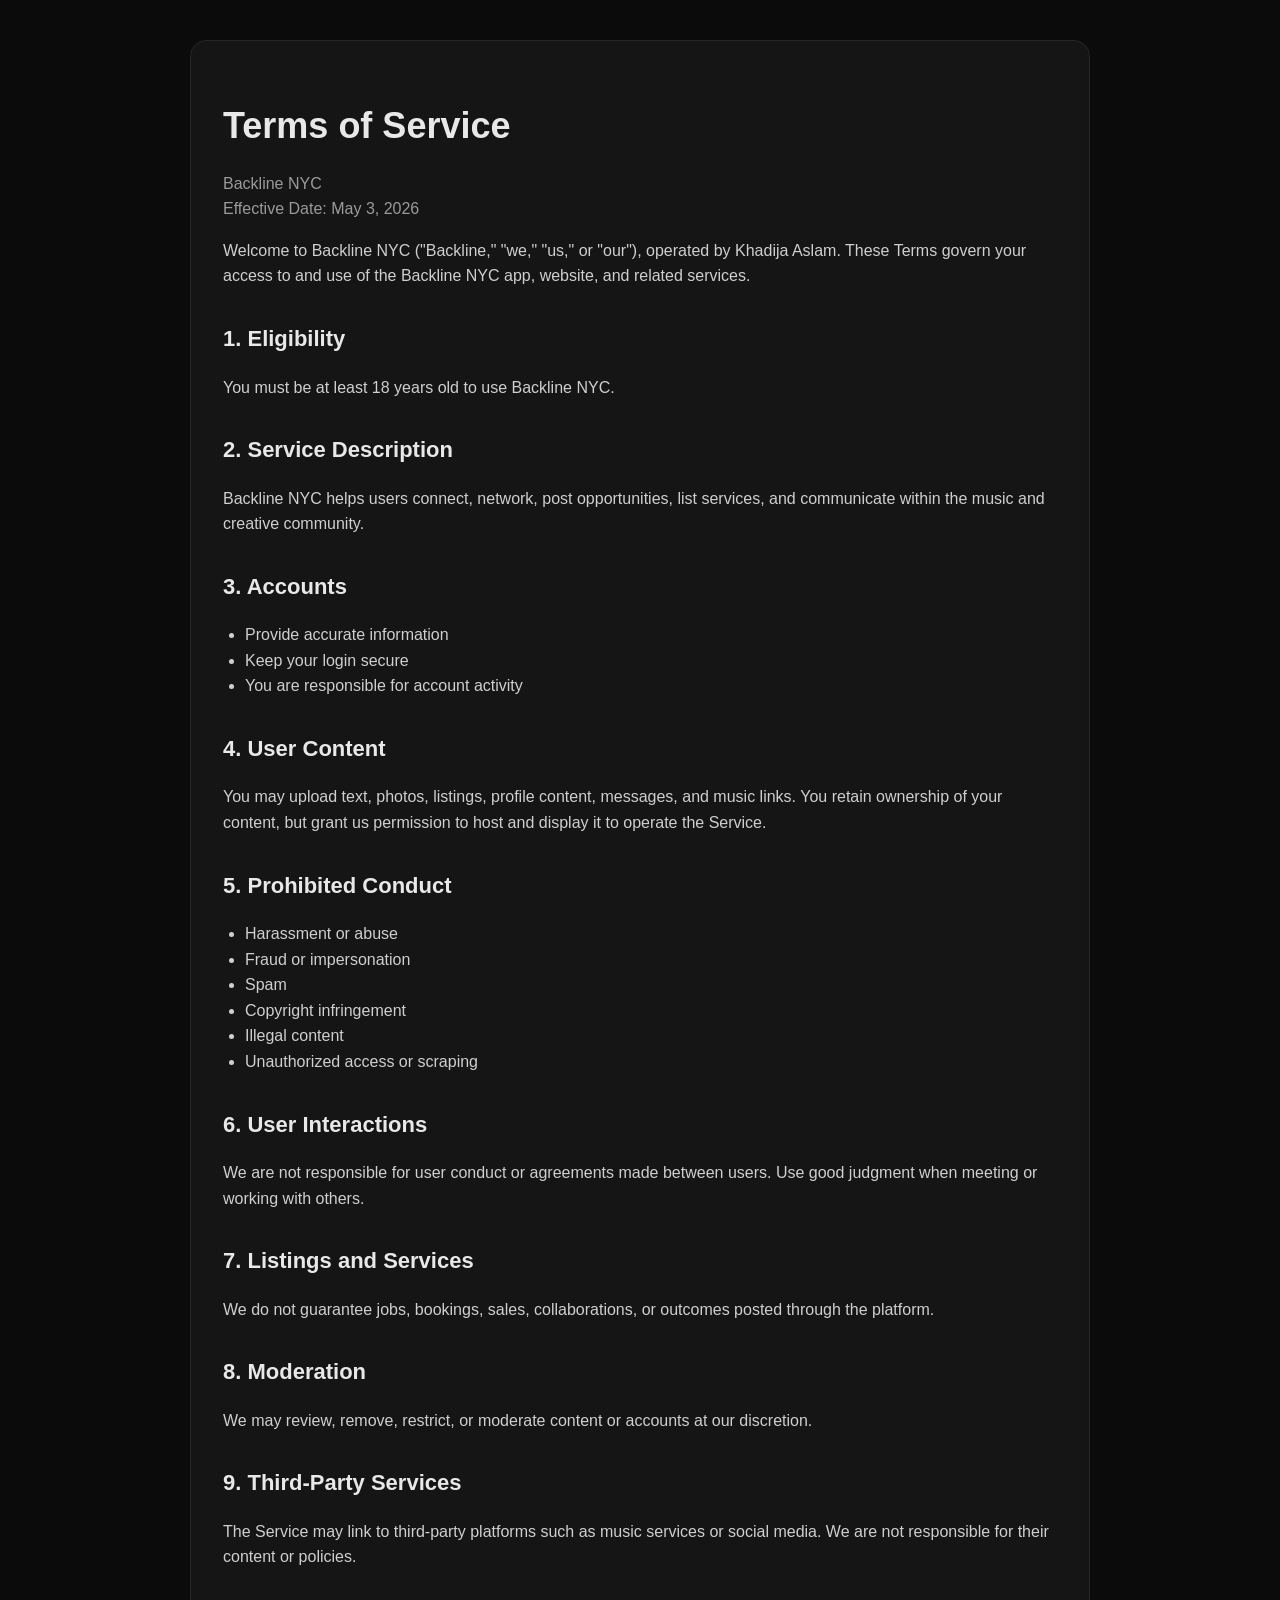
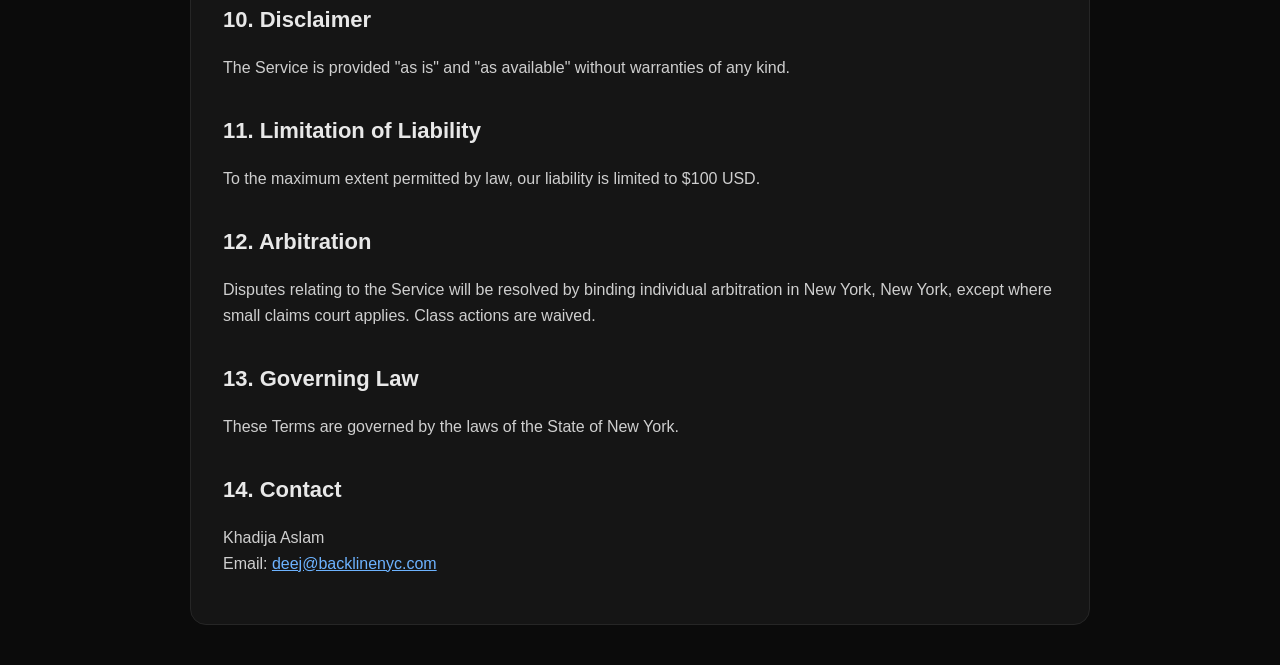
<file: backline_terms.html>
<!DOCTYPE html>
<html lang="en">
<head>
<meta charset="UTF-8">
<meta name="viewport" content="width=device-width, initial-scale=1.0">
<title>Backline NYC Terms of Service</title>
<style>
body{margin:0;font-family:-apple-system,BlinkMacSystemFont,'Segoe UI',Roboto,sans-serif;background:#0b0b0b;color:#e8e8e8;line-height:1.6}
.container{max-width:900px;margin:0 auto;padding:40px 20px}
h1{font-size:36px;margin-bottom:8px}h2{font-size:22px;margin-top:32px}p,li{font-size:16px;color:#cfcfcf}small{color:#9a9a9a}.card{background:#151515;border:1px solid #262626;border-radius:16px;padding:32px}.muted{color:#9a9a9a}a{color:#6db3ff}
ul{padding-left:22px}
</style>
</head>
<body>
<div class="container">
<div class="card">
<h1>Terms of Service</h1>
<p class="muted">Backline NYC<br>Effective Date: May 3, 2026</p>
<p>Welcome to Backline NYC ("Backline," "we," "us," or "our"), operated by Khadija Aslam. These Terms govern your access to and use of the Backline NYC app, website, and related services.</p>
<h2>1. Eligibility</h2>
<p>You must be at least 18 years old to use Backline NYC.</p>
<h2>2. Service Description</h2>
<p>Backline NYC helps users connect, network, post opportunities, list services, and communicate within the music and creative community.</p>
<h2>3. Accounts</h2>
<ul><li>Provide accurate information</li><li>Keep your login secure</li><li>You are responsible for account activity</li></ul>
<h2>4. User Content</h2>
<p>You may upload text, photos, listings, profile content, messages, and music links. You retain ownership of your content, but grant us permission to host and display it to operate the Service.</p>
<h2>5. Prohibited Conduct</h2>
<ul><li>Harassment or abuse</li><li>Fraud or impersonation</li><li>Spam</li><li>Copyright infringement</li><li>Illegal content</li><li>Unauthorized access or scraping</li></ul>
<h2>6. User Interactions</h2>
<p>We are not responsible for user conduct or agreements made between users. Use good judgment when meeting or working with others.</p>
<h2>7. Listings and Services</h2>
<p>We do not guarantee jobs, bookings, sales, collaborations, or outcomes posted through the platform.</p>
<h2>8. Moderation</h2>
<p>We may review, remove, restrict, or moderate content or accounts at our discretion.</p>
<h2>9. Third-Party Services</h2>
<p>The Service may link to third-party platforms such as music services or social media. We are not responsible for their content or policies.</p>
<h2>10. Disclaimer</h2>
<p>The Service is provided "as is" and "as available" without warranties of any kind.</p>
<h2>11. Limitation of Liability</h2>
<p>To the maximum extent permitted by law, our liability is limited to $100 USD.</p>
<h2>12. Arbitration</h2>
<p>Disputes relating to the Service will be resolved by binding individual arbitration in New York, New York, except where small claims court applies. Class actions are waived.</p>
<h2>13. Governing Law</h2>
<p>These Terms are governed by the laws of the State of New York.</p>
<h2>14. Contact</h2>
<p>Khadija Aslam<br>Email: <a href="mailto:deej@backlinenyc.com">deej@backlinenyc.com</a></p>
</div>
</div>
</body>
</html>
</file>
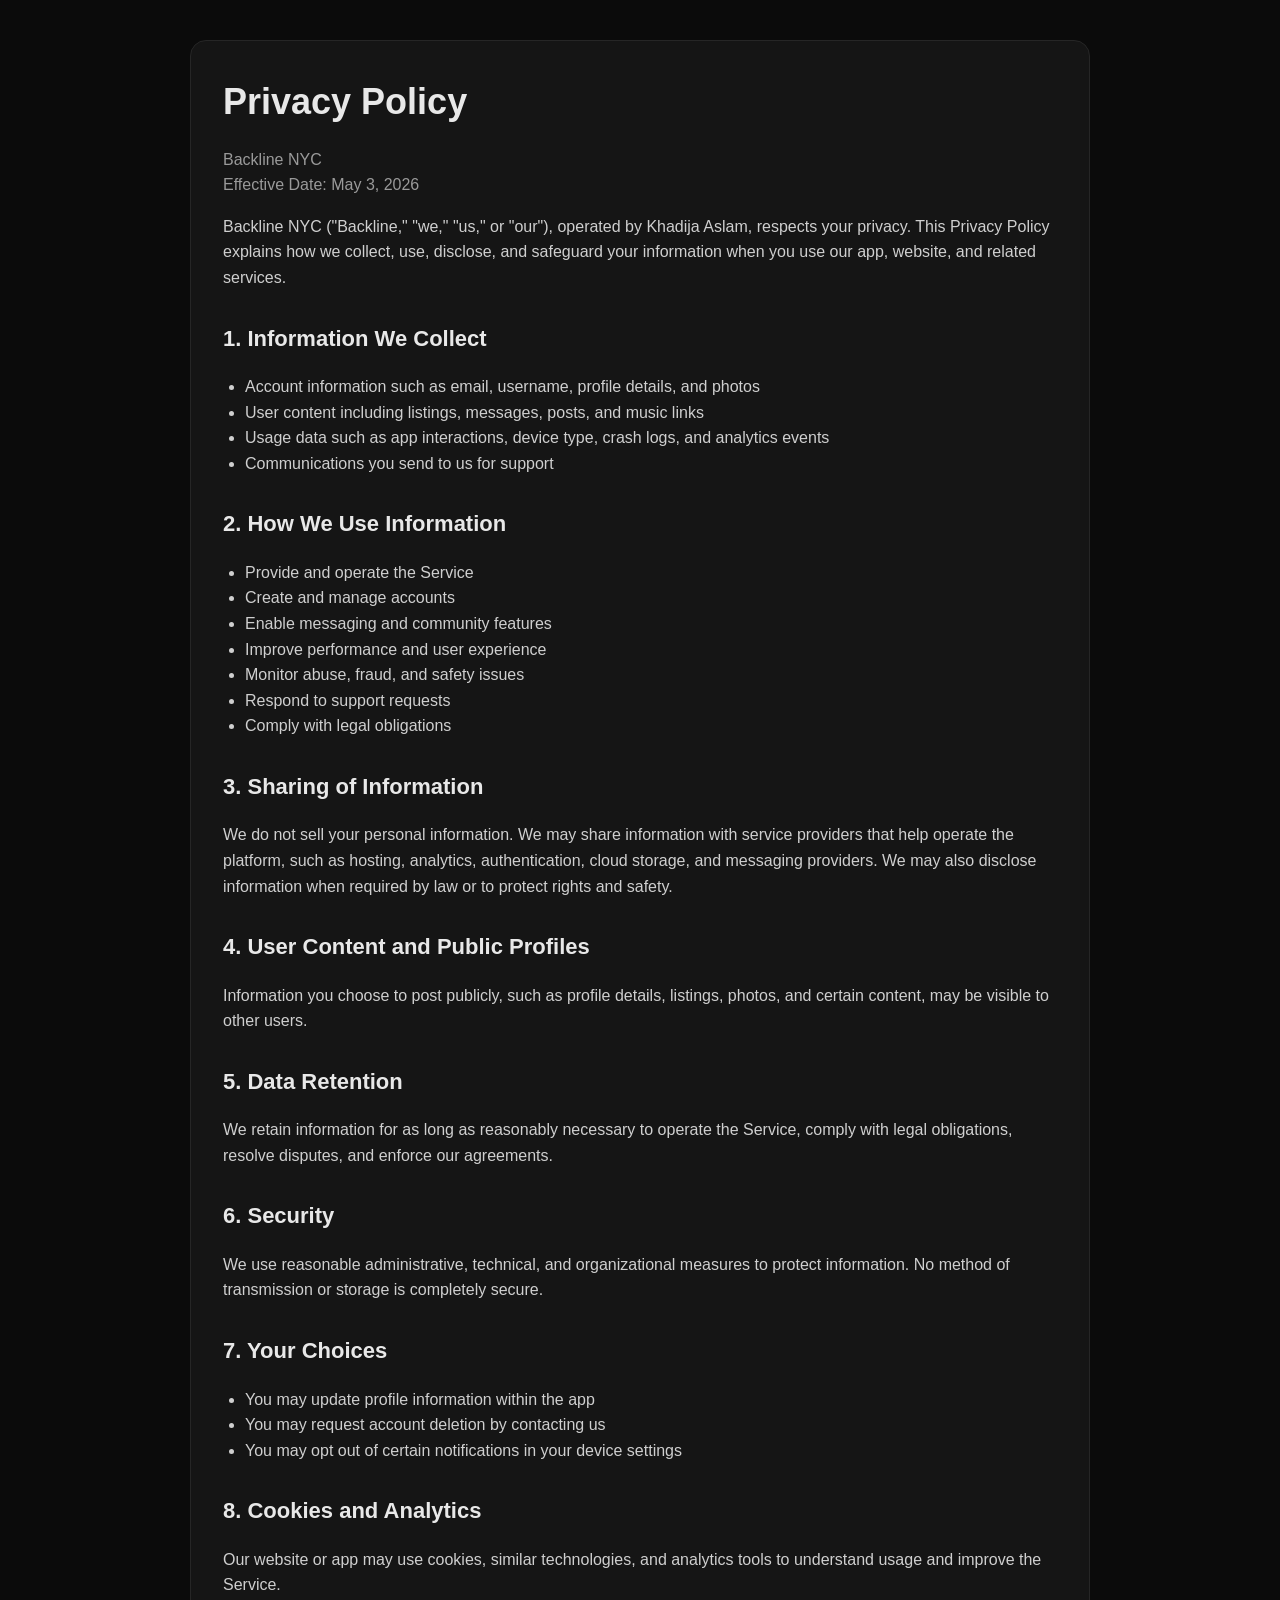
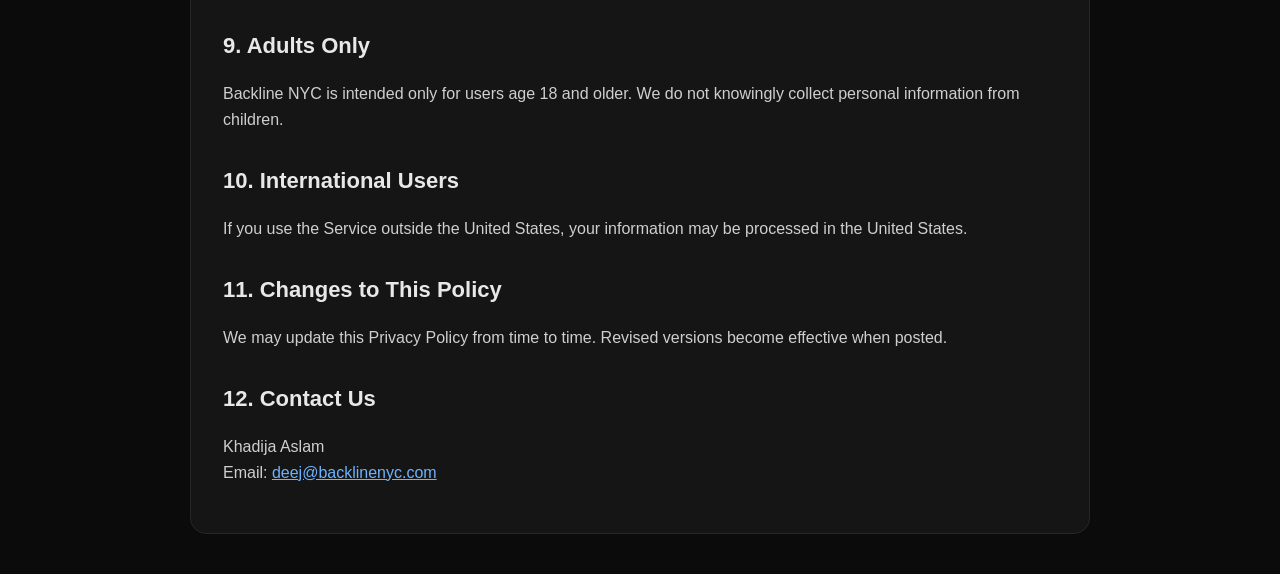
<file: privacy.html>
<!DOCTYPE html>
<html lang="en">
<head>
<meta charset="UTF-8">
<meta name="viewport" content="width=device-width, initial-scale=1.0">
<title>Backline NYC Privacy Policy</title>
<style>
body{margin:0;font-family:-apple-system,BlinkMacSystemFont,'Segoe UI',Roboto,sans-serif;background:#0b0b0b;color:#e8e8e8;line-height:1.6}.container{max-width:900px;margin:0 auto;padding:40px 20px}.card{background:#151515;border:1px solid #262626;border-radius:16px;padding:32px}h1{font-size:36px;margin:0 0 8px}h2{font-size:22px;margin-top:30px}p,li{font-size:16px;color:#cfcfcf}.muted{color:#9a9a9a}a{color:#6db3ff}ul{padding-left:22px}
</style>
</head>
<body>
<div class="container"><div class="card">
<h1>Privacy Policy</h1>
<p class="muted">Backline NYC<br>Effective Date: May 3, 2026</p>
<p>Backline NYC ("Backline," "we," "us," or "our"), operated by Khadija Aslam, respects your privacy. This Privacy Policy explains how we collect, use, disclose, and safeguard your information when you use our app, website, and related services.</p>
<h2>1. Information We Collect</h2>
<ul><li>Account information such as email, username, profile details, and photos</li><li>User content including listings, messages, posts, and music links</li><li>Usage data such as app interactions, device type, crash logs, and analytics events</li><li>Communications you send to us for support</li></ul>
<h2>2. How We Use Information</h2>
<ul><li>Provide and operate the Service</li><li>Create and manage accounts</li><li>Enable messaging and community features</li><li>Improve performance and user experience</li><li>Monitor abuse, fraud, and safety issues</li><li>Respond to support requests</li><li>Comply with legal obligations</li></ul>
<h2>3. Sharing of Information</h2>
<p>We do not sell your personal information. We may share information with service providers that help operate the platform, such as hosting, analytics, authentication, cloud storage, and messaging providers. We may also disclose information when required by law or to protect rights and safety.</p>
<h2>4. User Content and Public Profiles</h2>
<p>Information you choose to post publicly, such as profile details, listings, photos, and certain content, may be visible to other users.</p>
<h2>5. Data Retention</h2>
<p>We retain information for as long as reasonably necessary to operate the Service, comply with legal obligations, resolve disputes, and enforce our agreements.</p>
<h2>6. Security</h2>
<p>We use reasonable administrative, technical, and organizational measures to protect information. No method of transmission or storage is completely secure.</p>
<h2>7. Your Choices</h2>
<ul><li>You may update profile information within the app</li><li>You may request account deletion by contacting us</li><li>You may opt out of certain notifications in your device settings</li></ul>
<h2>8. Cookies and Analytics</h2>
<p>Our website or app may use cookies, similar technologies, and analytics tools to understand usage and improve the Service.</p>
<h2>9. Adults Only</h2>
<p>Backline NYC is intended only for users age 18 and older. We do not knowingly collect personal information from children.</p>
<h2>10. International Users</h2>
<p>If you use the Service outside the United States, your information may be processed in the United States.</p>
<h2>11. Changes to This Policy</h2>
<p>We may update this Privacy Policy from time to time. Revised versions become effective when posted.</p>
<h2>12. Contact Us</h2>
<p>Khadija Aslam<br>Email: <a href="mailto:deej@backlinenyc.com">deej@backlinenyc.com</a></p>
</div></div>
</body>
</html>
</file>
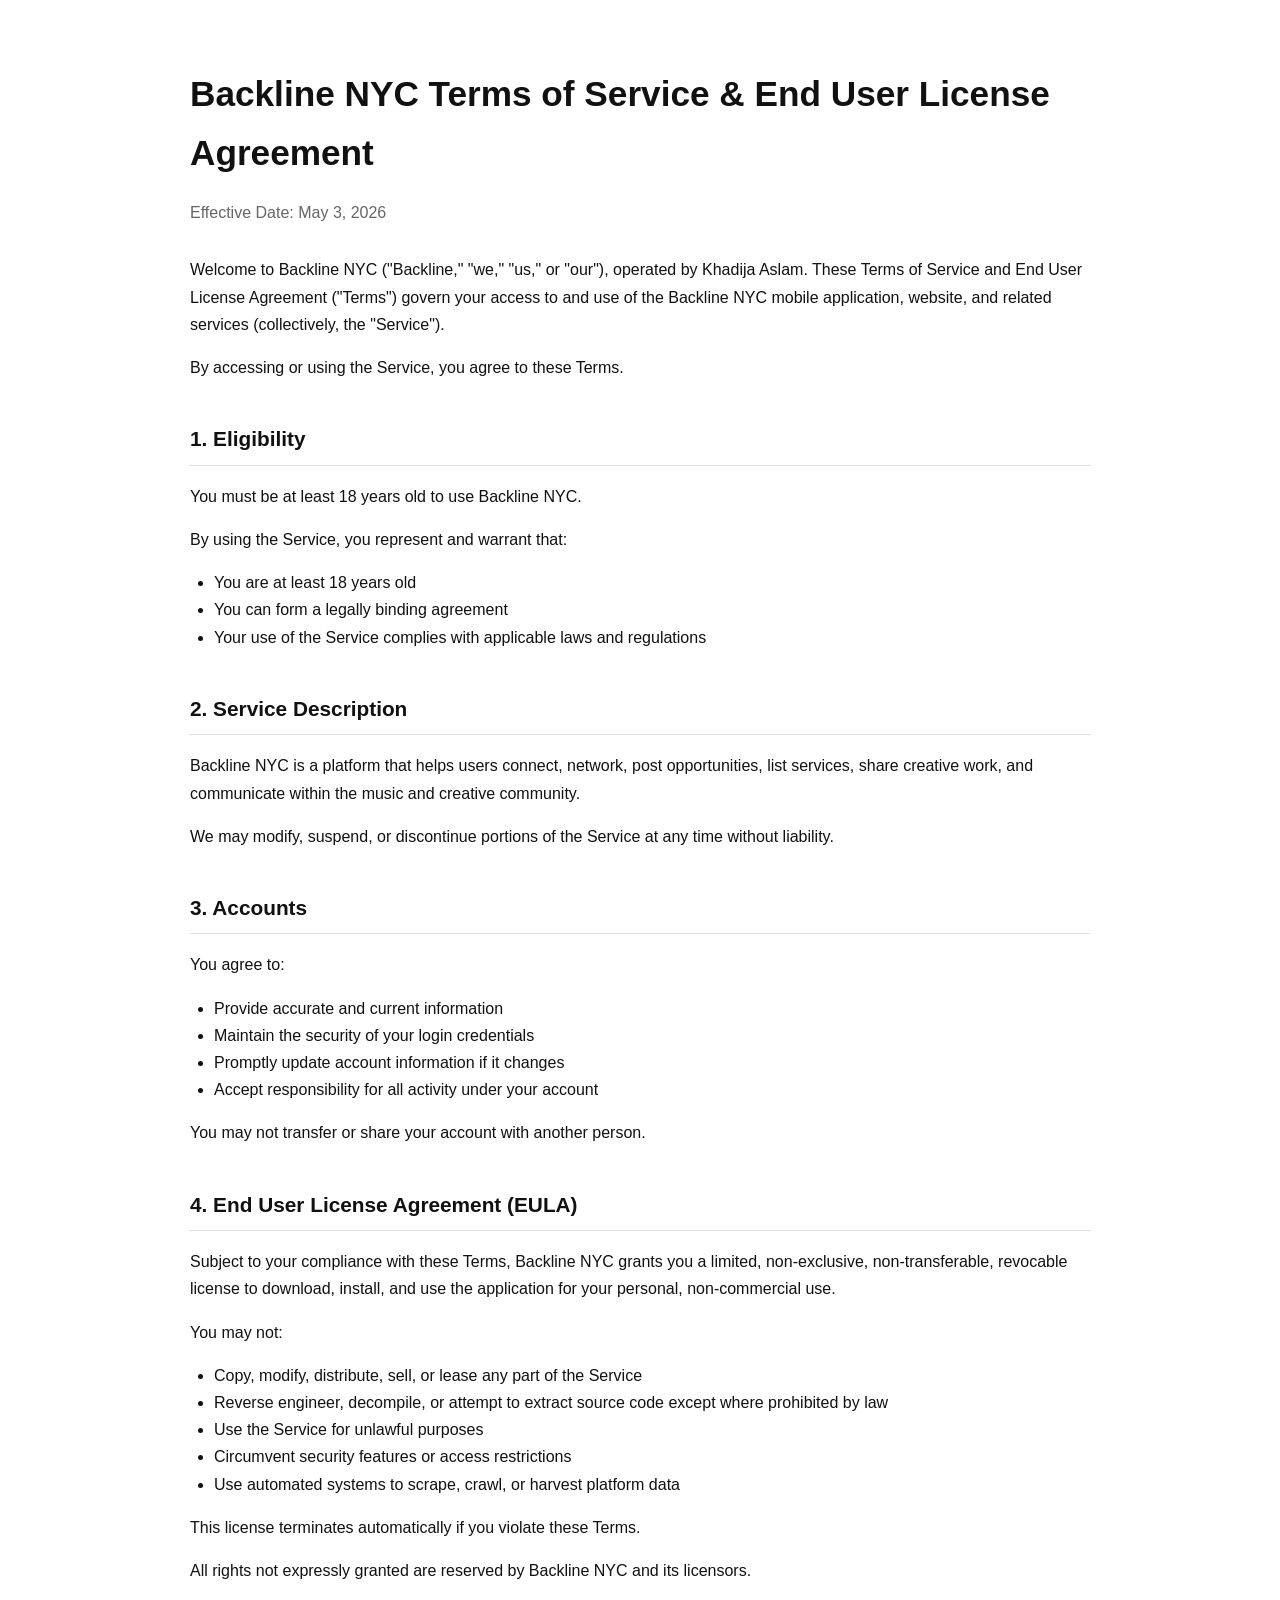
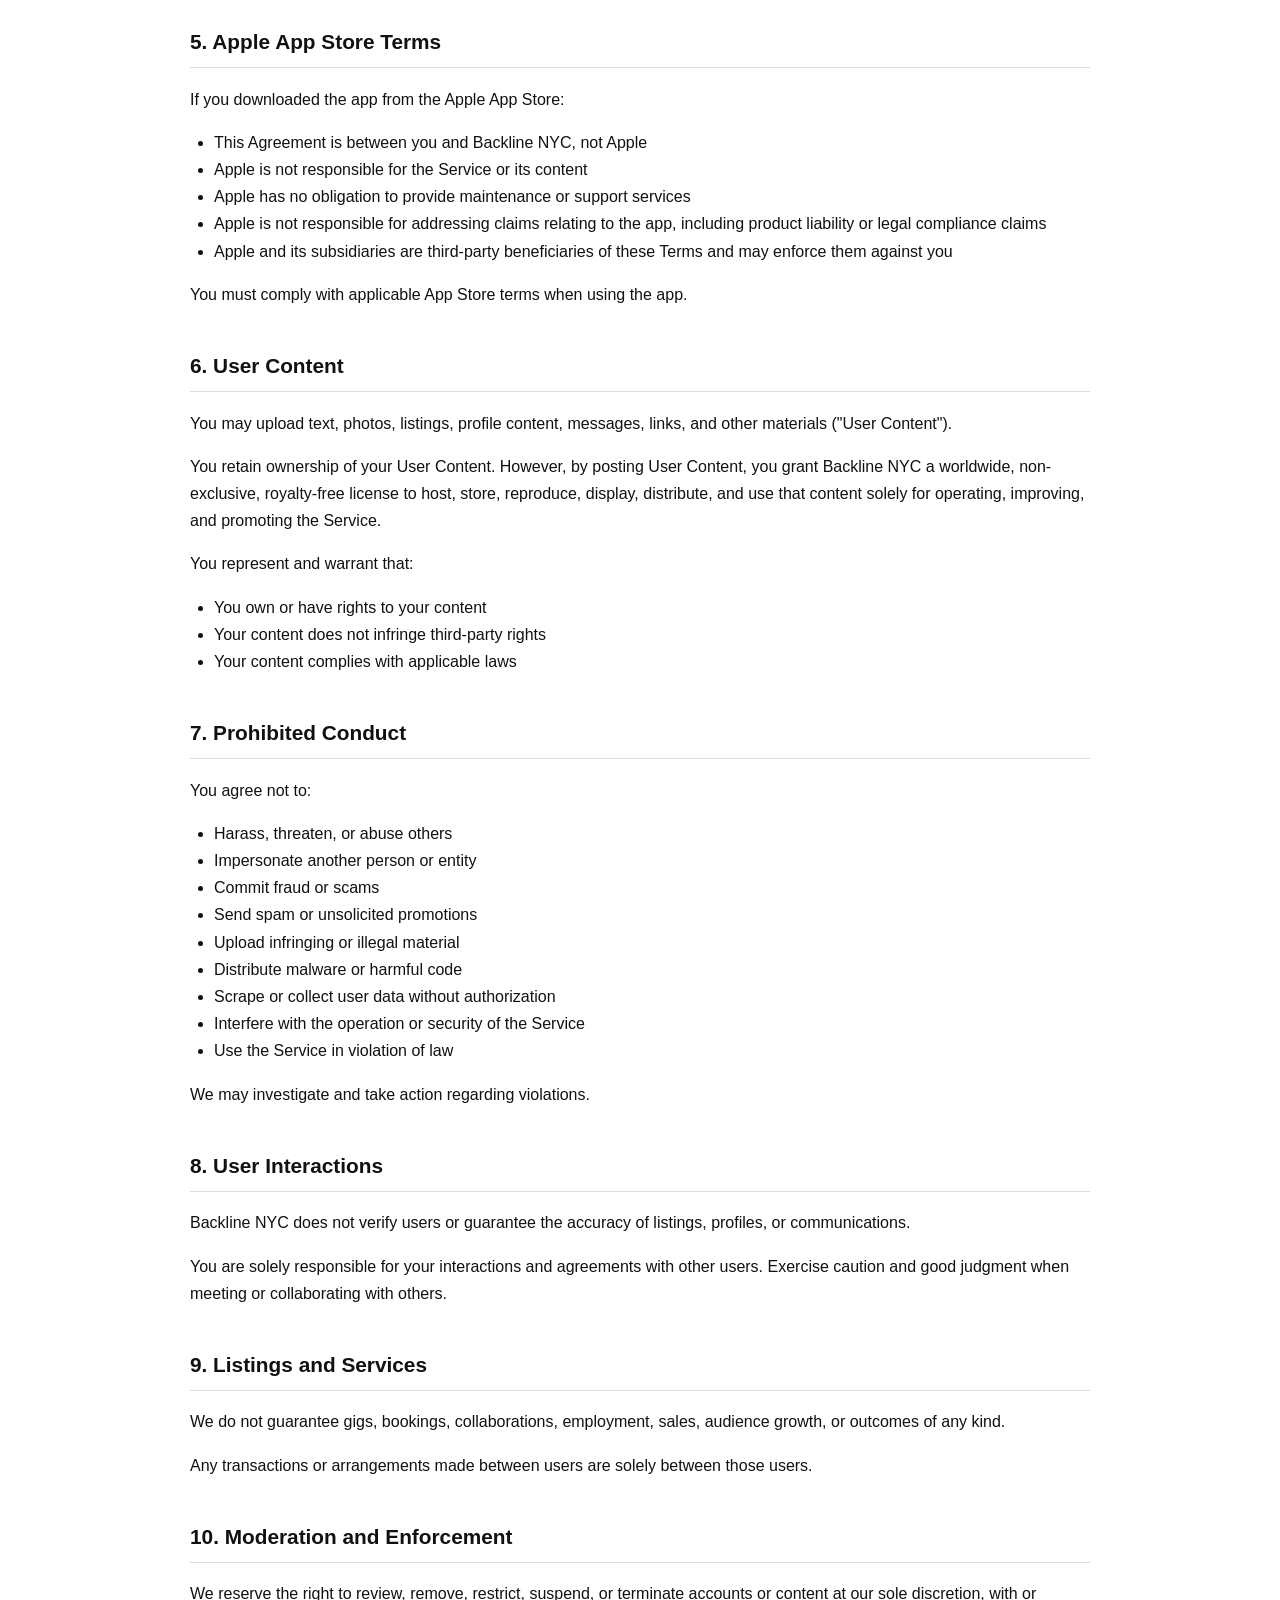
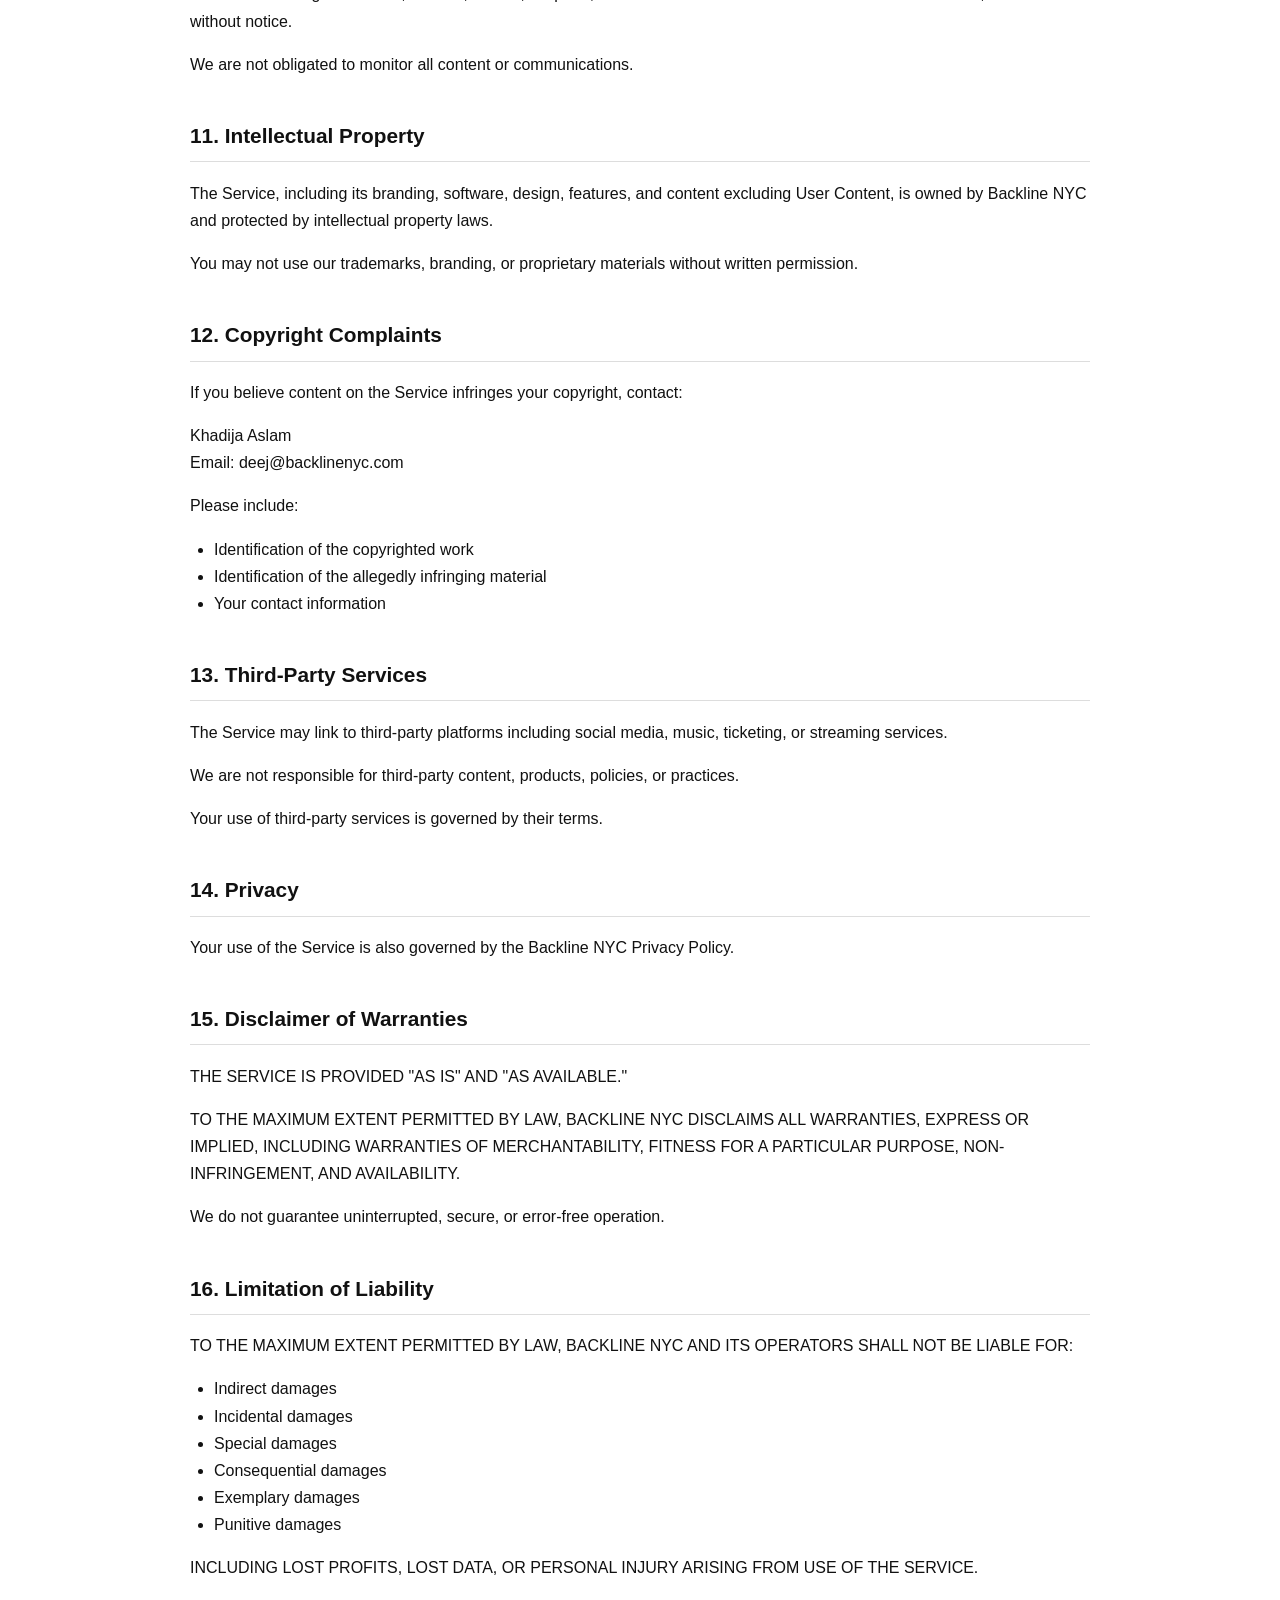
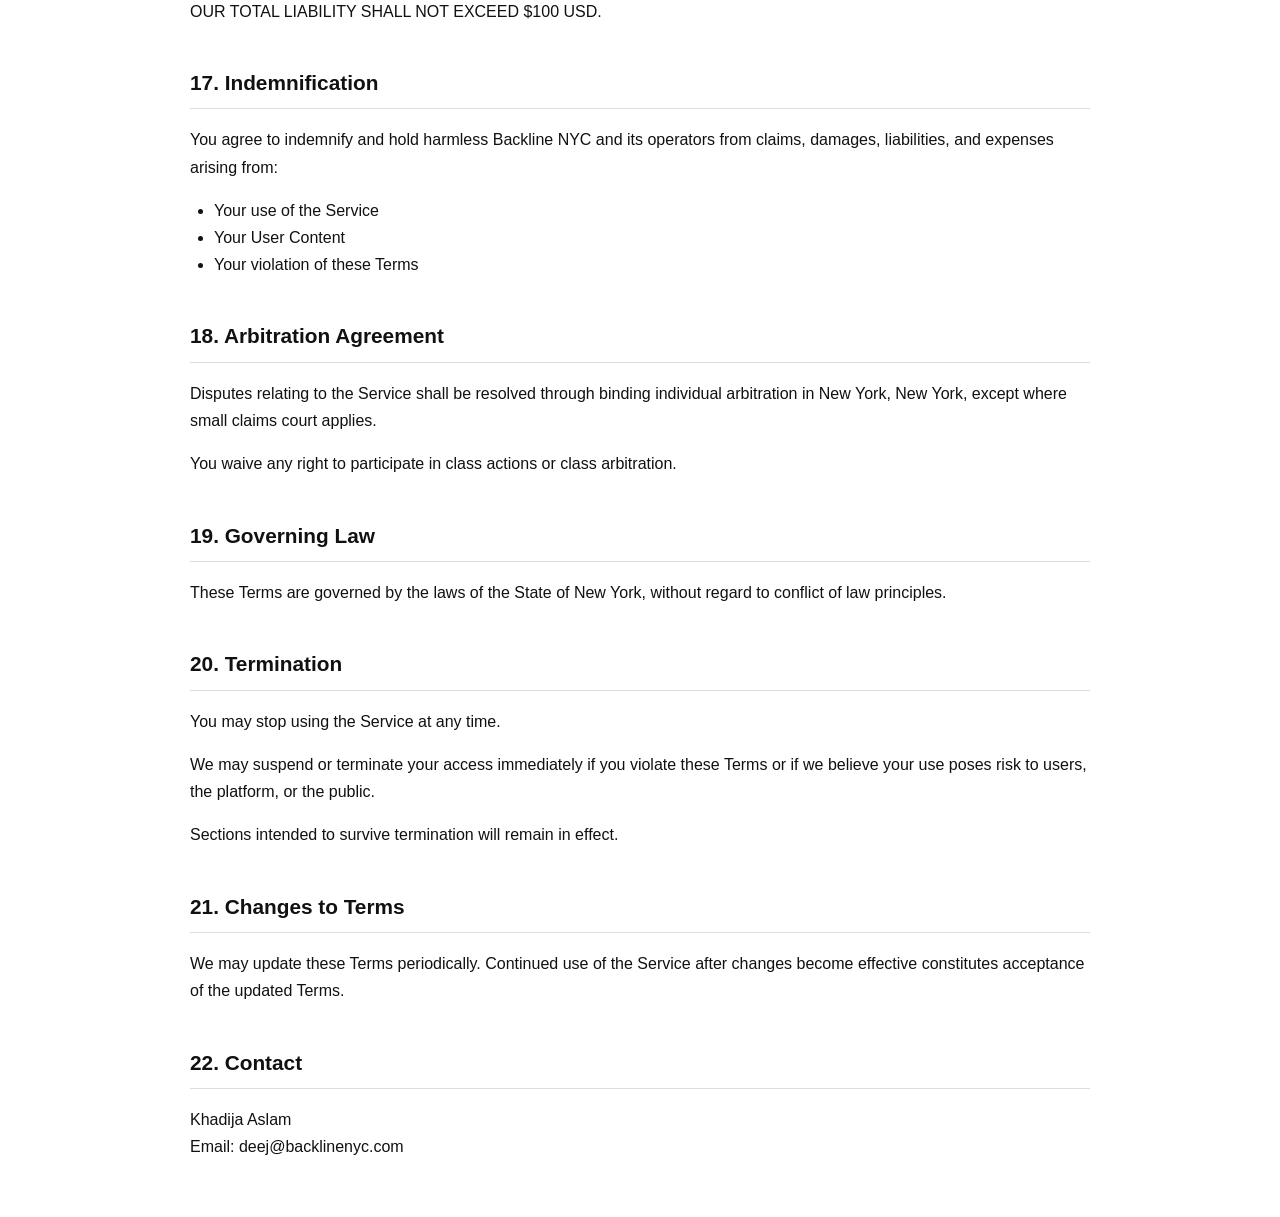
<file: terms.html>
<!DOCTYPE html>
<html lang="en">
<head>
  <meta charset="UTF-8" />
  <meta name="viewport" content="width=device-width, initial-scale=1.0" />
  <title>Backline NYC Terms of Service & EULA</title>

  <style>
    body {
      font-family: -apple-system, BlinkMacSystemFont, "Segoe UI", sans-serif;
      line-height: 1.7;
      max-width: 900px;
      margin: 0 auto;
      padding: 40px 20px;
      color: #111;
      background: #fff;
    }

    h1 {
      font-size: 2.2rem;
      margin-bottom: 10px;
    }

    h2 {
      margin-top: 40px;
      font-size: 1.3rem;
      border-bottom: 1px solid #ddd;
      padding-bottom: 8px;
    }

    p, li {
      font-size: 1rem;
    }

    ul {
      padding-left: 24px;
    }

    .effective-date {
      color: #666;
      margin-bottom: 30px;
    }

    .section {
      margin-bottom: 24px;
    }

    strong {
      font-weight: 600;
    }

    a {
      color: inherit;
    }
  </style>
</head>

<body>

  <h1>Backline NYC Terms of Service & End User License Agreement</h1>

  <p class="effective-date">
    Effective Date: May 3, 2026
  </p>

  <p>
    Welcome to Backline NYC ("Backline," "we," "us," or "our"), operated by Khadija Aslam.
    These Terms of Service and End User License Agreement ("Terms")
    govern your access to and use of the Backline NYC mobile application,
    website, and related services (collectively, the "Service").
  </p>

  <p>
    By accessing or using the Service, you agree to these Terms.
  </p>

  <h2>1. Eligibility</h2>

  <p>
    You must be at least 18 years old to use Backline NYC.
  </p>

  <p>
    By using the Service, you represent and warrant that:
  </p>

  <ul>
    <li>You are at least 18 years old</li>
    <li>You can form a legally binding agreement</li>
    <li>Your use of the Service complies with applicable laws and regulations</li>
  </ul>

  <h2>2. Service Description</h2>

  <p>
    Backline NYC is a platform that helps users connect, network,
    post opportunities, list services, share creative work,
    and communicate within the music and creative community.
  </p>

  <p>
    We may modify, suspend, or discontinue portions of the Service
    at any time without liability.
  </p>

  <h2>3. Accounts</h2>

  <p>You agree to:</p>

  <ul>
    <li>Provide accurate and current information</li>
    <li>Maintain the security of your login credentials</li>
    <li>Promptly update account information if it changes</li>
    <li>Accept responsibility for all activity under your account</li>
  </ul>

  <p>
    You may not transfer or share your account with another person.
  </p>

  <h2>4. End User License Agreement (EULA)</h2>

  <p>
    Subject to your compliance with these Terms, Backline NYC grants you
    a limited, non-exclusive, non-transferable, revocable license
    to download, install, and use the application for your personal,
    non-commercial use.
  </p>

  <p>You may not:</p>

  <ul>
    <li>Copy, modify, distribute, sell, or lease any part of the Service</li>
    <li>Reverse engineer, decompile, or attempt to extract source code except where prohibited by law</li>
    <li>Use the Service for unlawful purposes</li>
    <li>Circumvent security features or access restrictions</li>
    <li>Use automated systems to scrape, crawl, or harvest platform data</li>
  </ul>

  <p>
    This license terminates automatically if you violate these Terms.
  </p>

  <p>
    All rights not expressly granted are reserved by Backline NYC and its licensors.
  </p>

  <h2>5. Apple App Store Terms</h2>

  <p>
    If you downloaded the app from the Apple App Store:
  </p>

  <ul>
    <li>This Agreement is between you and Backline NYC, not Apple</li>
    <li>Apple is not responsible for the Service or its content</li>
    <li>Apple has no obligation to provide maintenance or support services</li>
    <li>Apple is not responsible for addressing claims relating to the app, including product liability or legal compliance claims</li>
    <li>Apple and its subsidiaries are third-party beneficiaries of these Terms and may enforce them against you</li>
  </ul>

  <p>
    You must comply with applicable App Store terms when using the app.
  </p>

  <h2>6. User Content</h2>

  <p>
    You may upload text, photos, listings, profile content,
    messages, links, and other materials ("User Content").
  </p>

  <p>
    You retain ownership of your User Content. However, by posting User Content,
    you grant Backline NYC a worldwide, non-exclusive, royalty-free license
    to host, store, reproduce, display, distribute, and use that content solely
    for operating, improving, and promoting the Service.
  </p>

  <p>You represent and warrant that:</p>

  <ul>
    <li>You own or have rights to your content</li>
    <li>Your content does not infringe third-party rights</li>
    <li>Your content complies with applicable laws</li>
  </ul>

  <h2>7. Prohibited Conduct</h2>

  <p>You agree not to:</p>

  <ul>
    <li>Harass, threaten, or abuse others</li>
    <li>Impersonate another person or entity</li>
    <li>Commit fraud or scams</li>
    <li>Send spam or unsolicited promotions</li>
    <li>Upload infringing or illegal material</li>
    <li>Distribute malware or harmful code</li>
    <li>Scrape or collect user data without authorization</li>
    <li>Interfere with the operation or security of the Service</li>
    <li>Use the Service in violation of law</li>
  </ul>

  <p>
    We may investigate and take action regarding violations.
  </p>

  <h2>8. User Interactions</h2>

  <p>
    Backline NYC does not verify users or guarantee the accuracy
    of listings, profiles, or communications.
  </p>

  <p>
    You are solely responsible for your interactions and agreements
    with other users. Exercise caution and good judgment when meeting
    or collaborating with others.
  </p>

  <h2>9. Listings and Services</h2>

  <p>
    We do not guarantee gigs, bookings, collaborations,
    employment, sales, audience growth, or outcomes of any kind.
  </p>

  <p>
    Any transactions or arrangements made between users
    are solely between those users.
  </p>

  <h2>10. Moderation and Enforcement</h2>

  <p>
    We reserve the right to review, remove, restrict,
    suspend, or terminate accounts or content at our sole discretion,
    with or without notice.
  </p>

  <p>
    We are not obligated to monitor all content or communications.
  </p>

  <h2>11. Intellectual Property</h2>

  <p>
    The Service, including its branding, software, design,
    features, and content excluding User Content,
    is owned by Backline NYC and protected by intellectual property laws.
  </p>

  <p>
    You may not use our trademarks, branding,
    or proprietary materials without written permission.
  </p>

  <h2>12. Copyright Complaints</h2>

  <p>
    If you believe content on the Service infringes your copyright,
    contact:
  </p>

  <p>
    Khadija Aslam<br />
    Email: deej@backlinenyc.com
  </p>

  <p>Please include:</p>

  <ul>
    <li>Identification of the copyrighted work</li>
    <li>Identification of the allegedly infringing material</li>
    <li>Your contact information</li>
  </ul>

  <h2>13. Third-Party Services</h2>

  <p>
    The Service may link to third-party platforms including social media,
    music, ticketing, or streaming services.
  </p>

  <p>
    We are not responsible for third-party content,
    products, policies, or practices.
  </p>

  <p>
    Your use of third-party services is governed by their terms.
  </p>

  <h2>14. Privacy</h2>

  <p>
    Your use of the Service is also governed by the Backline NYC Privacy Policy.
  </p>

  <h2>15. Disclaimer of Warranties</h2>

  <p>
    THE SERVICE IS PROVIDED "AS IS" AND "AS AVAILABLE."
  </p>

  <p>
    TO THE MAXIMUM EXTENT PERMITTED BY LAW,
    BACKLINE NYC DISCLAIMS ALL WARRANTIES,
    EXPRESS OR IMPLIED, INCLUDING WARRANTIES OF MERCHANTABILITY,
    FITNESS FOR A PARTICULAR PURPOSE,
    NON-INFRINGEMENT, AND AVAILABILITY.
  </p>

  <p>
    We do not guarantee uninterrupted,
    secure, or error-free operation.
  </p>

  <h2>16. Limitation of Liability</h2>

  <p>
    TO THE MAXIMUM EXTENT PERMITTED BY LAW,
    BACKLINE NYC AND ITS OPERATORS SHALL NOT BE LIABLE FOR:
  </p>

  <ul>
    <li>Indirect damages</li>
    <li>Incidental damages</li>
    <li>Special damages</li>
    <li>Consequential damages</li>
    <li>Exemplary damages</li>
    <li>Punitive damages</li>
  </ul>

  <p>
    INCLUDING LOST PROFITS, LOST DATA,
    OR PERSONAL INJURY ARISING FROM USE OF THE SERVICE.
  </p>

  <p>
    OUR TOTAL LIABILITY SHALL NOT EXCEED $100 USD.
  </p>

  <h2>17. Indemnification</h2>

  <p>
    You agree to indemnify and hold harmless
    Backline NYC and its operators from claims,
    damages, liabilities, and expenses arising from:
  </p>

  <ul>
    <li>Your use of the Service</li>
    <li>Your User Content</li>
    <li>Your violation of these Terms</li>
  </ul>

  <h2>18. Arbitration Agreement</h2>

  <p>
    Disputes relating to the Service shall be resolved
    through binding individual arbitration in New York, New York,
    except where small claims court applies.
  </p>

  <p>
    You waive any right to participate
    in class actions or class arbitration.
  </p>

  <h2>19. Governing Law</h2>

  <p>
    These Terms are governed by the laws
    of the State of New York,
    without regard to conflict of law principles.
  </p>

  <h2>20. Termination</h2>

  <p>
    You may stop using the Service at any time.
  </p>

  <p>
    We may suspend or terminate your access immediately
    if you violate these Terms or if we believe your use
    poses risk to users, the platform, or the public.
  </p>

  <p>
    Sections intended to survive termination
    will remain in effect.
  </p>

  <h2>21. Changes to Terms</h2>

  <p>
    We may update these Terms periodically.
    Continued use of the Service after changes become effective
    constitutes acceptance of the updated Terms.
  </p>

  <h2>22. Contact</h2>

  <p>
    Khadija Aslam<br />
    Email: deej@backlinenyc.com
  </p>

</body>
</html>
</file>
